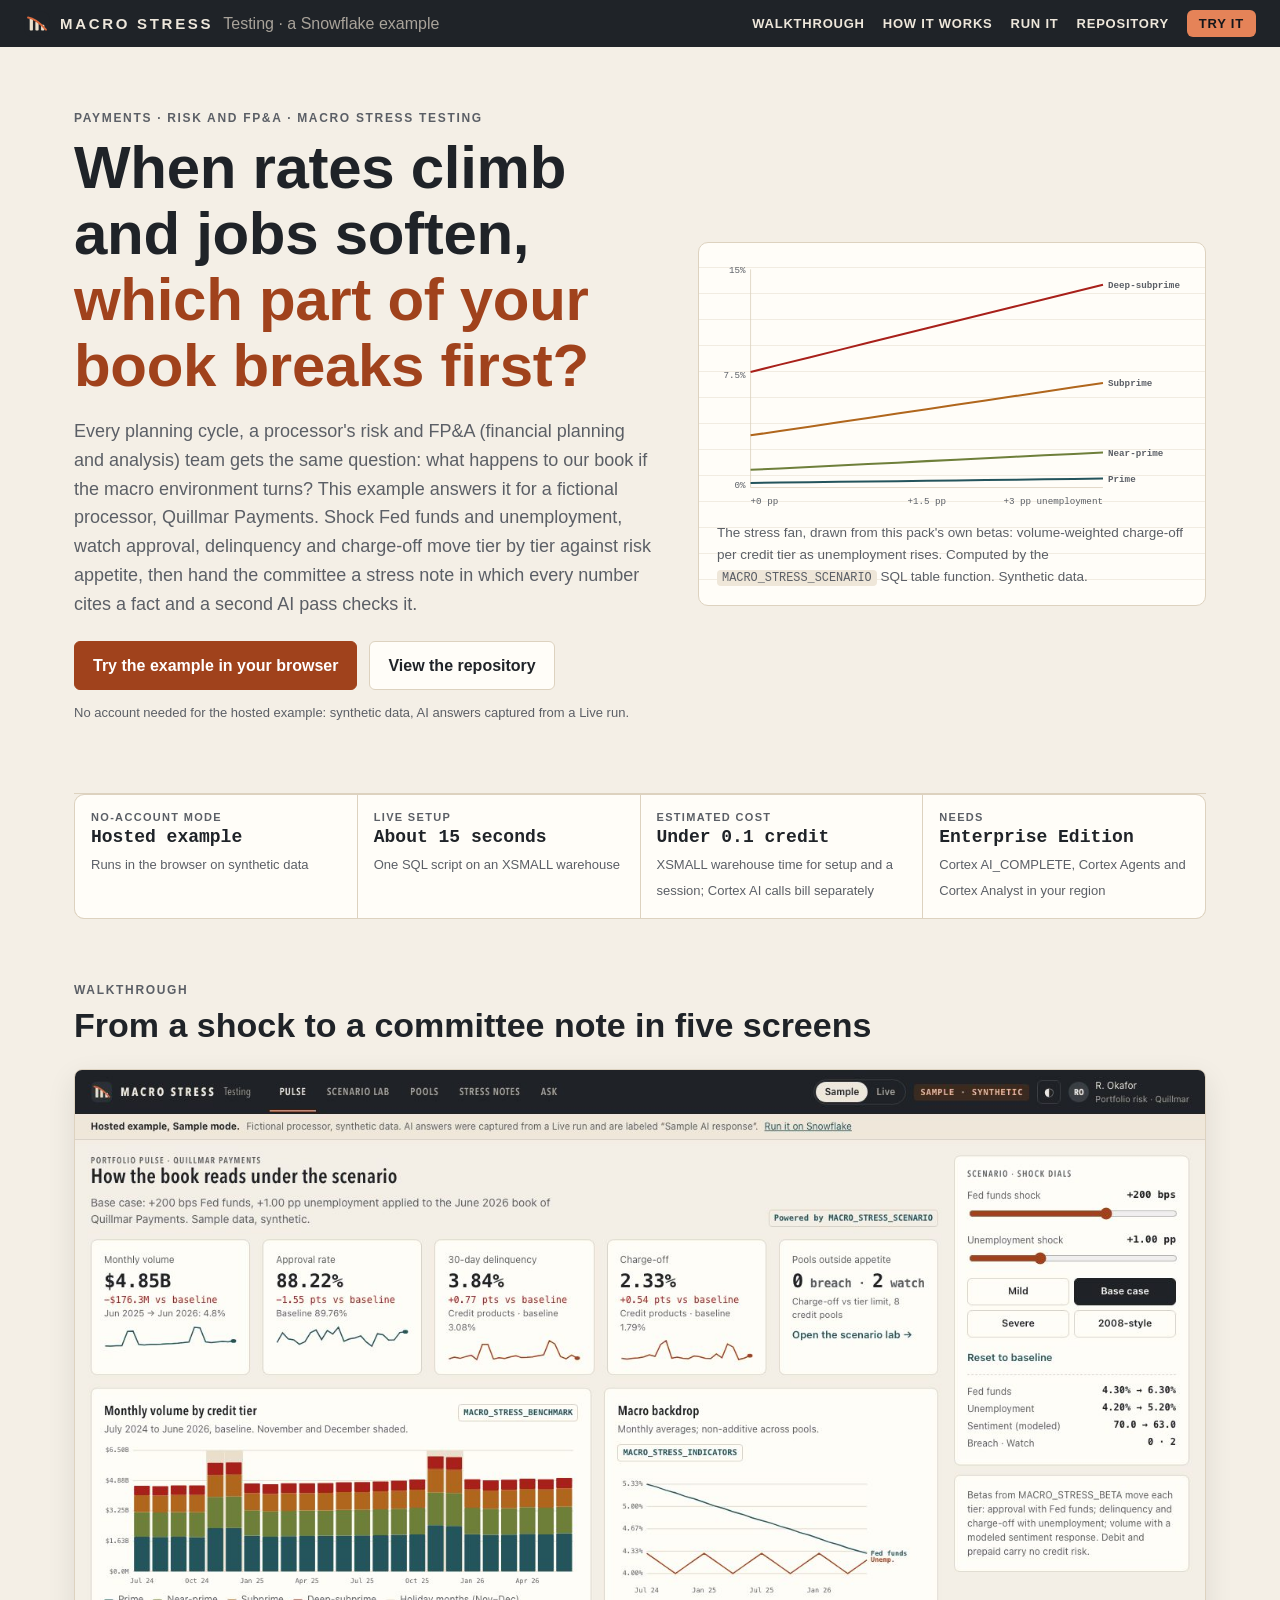
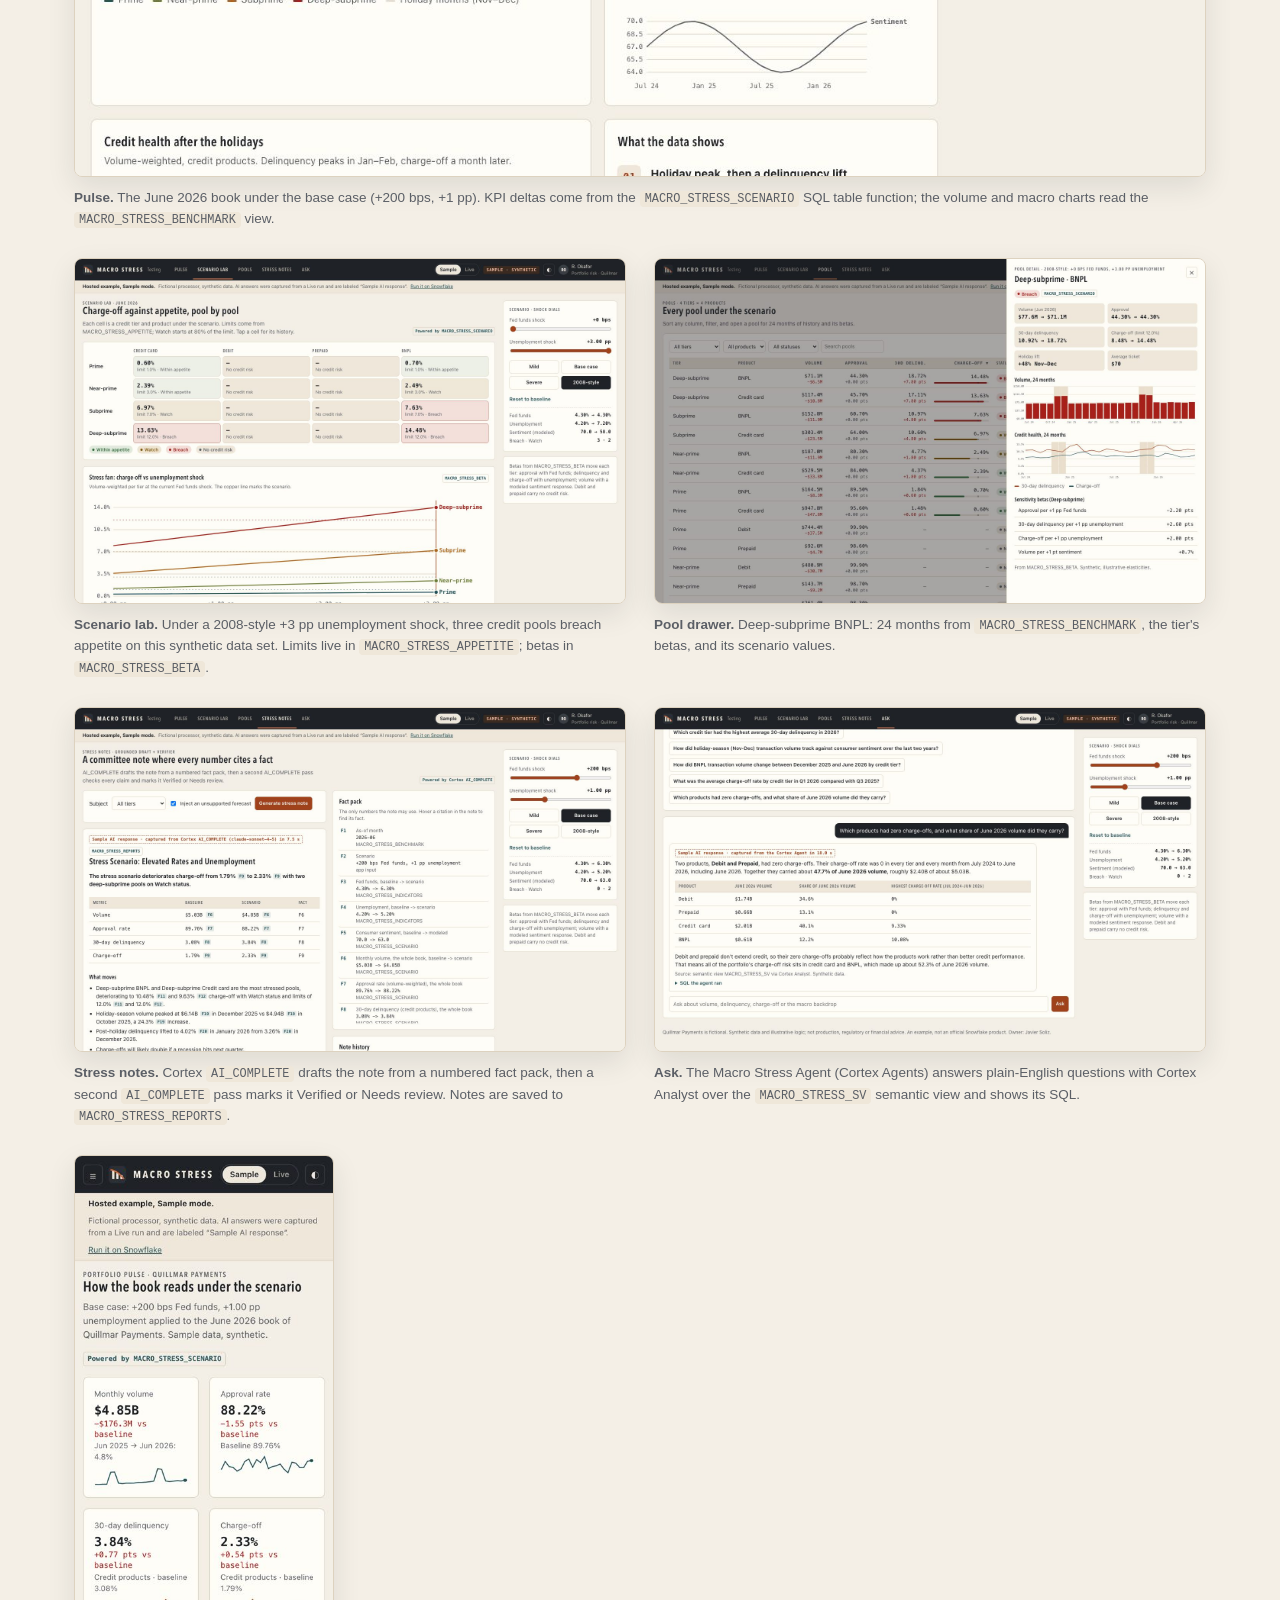
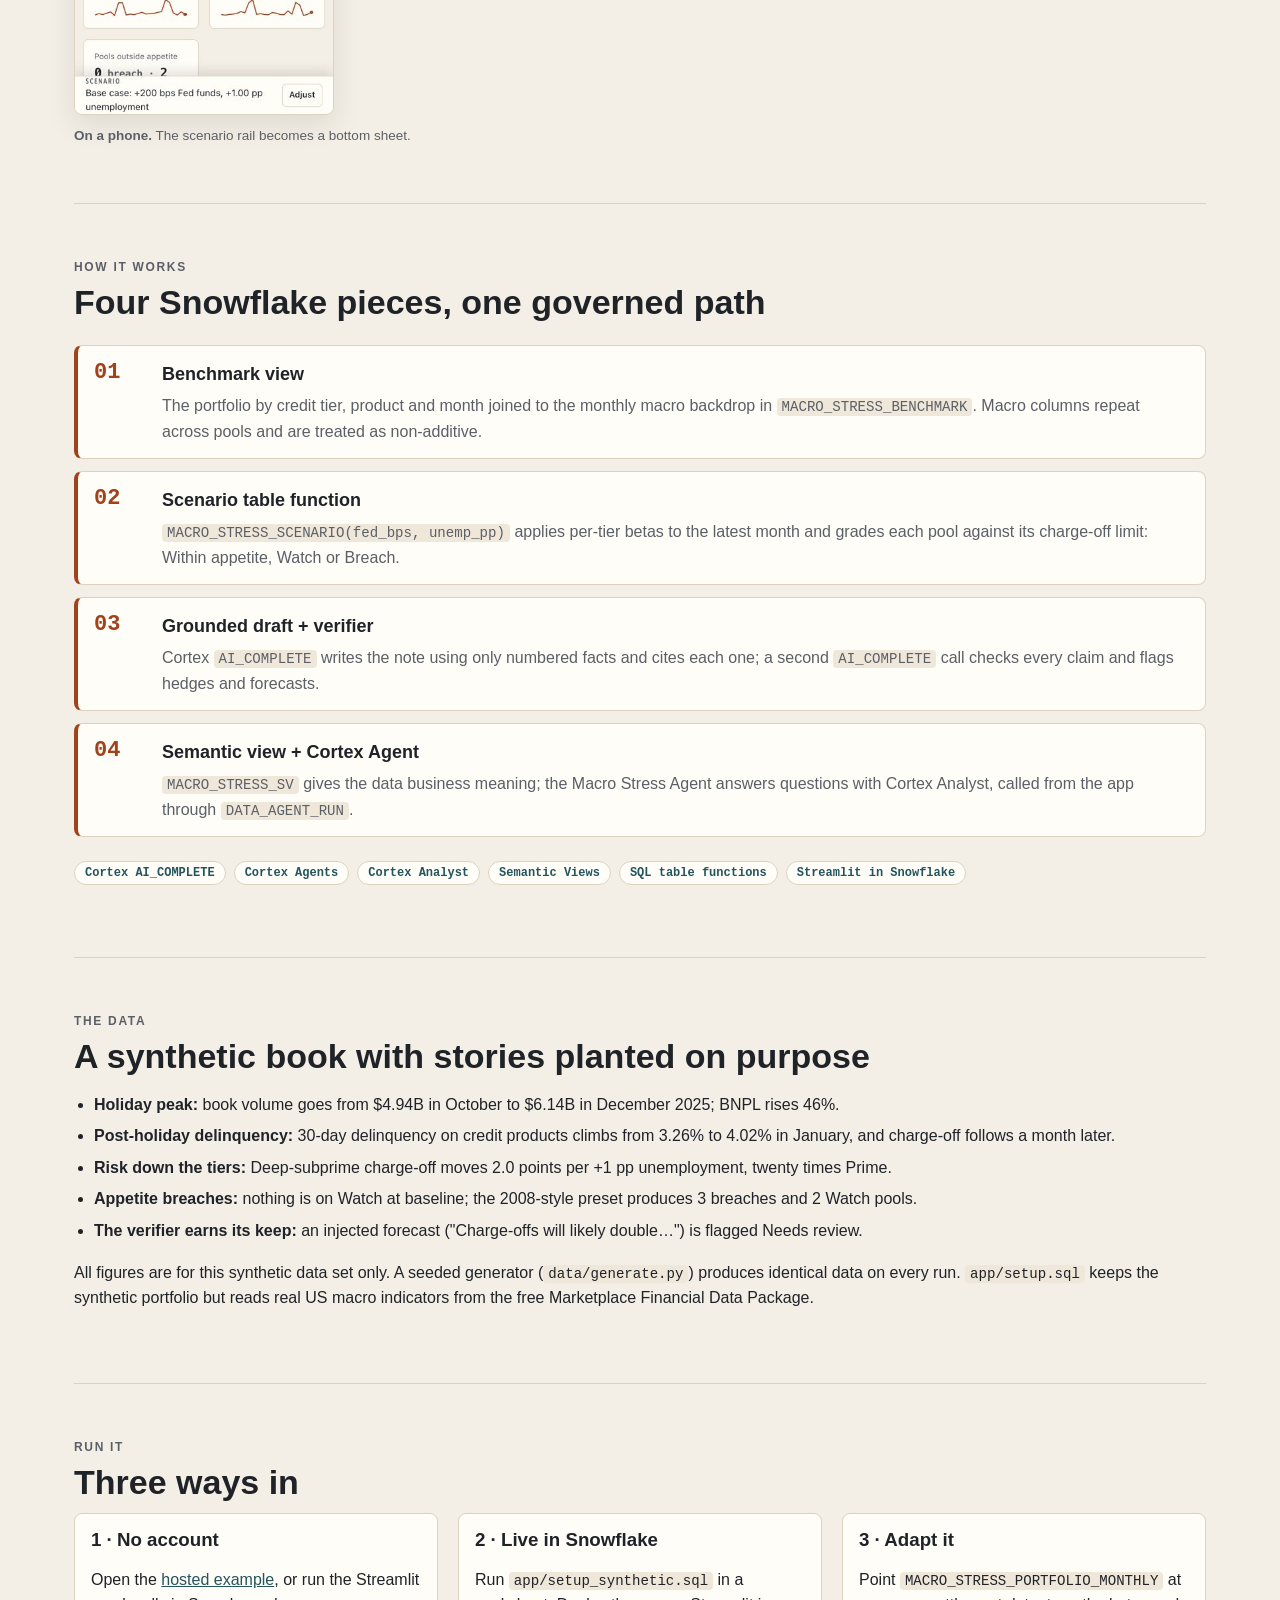
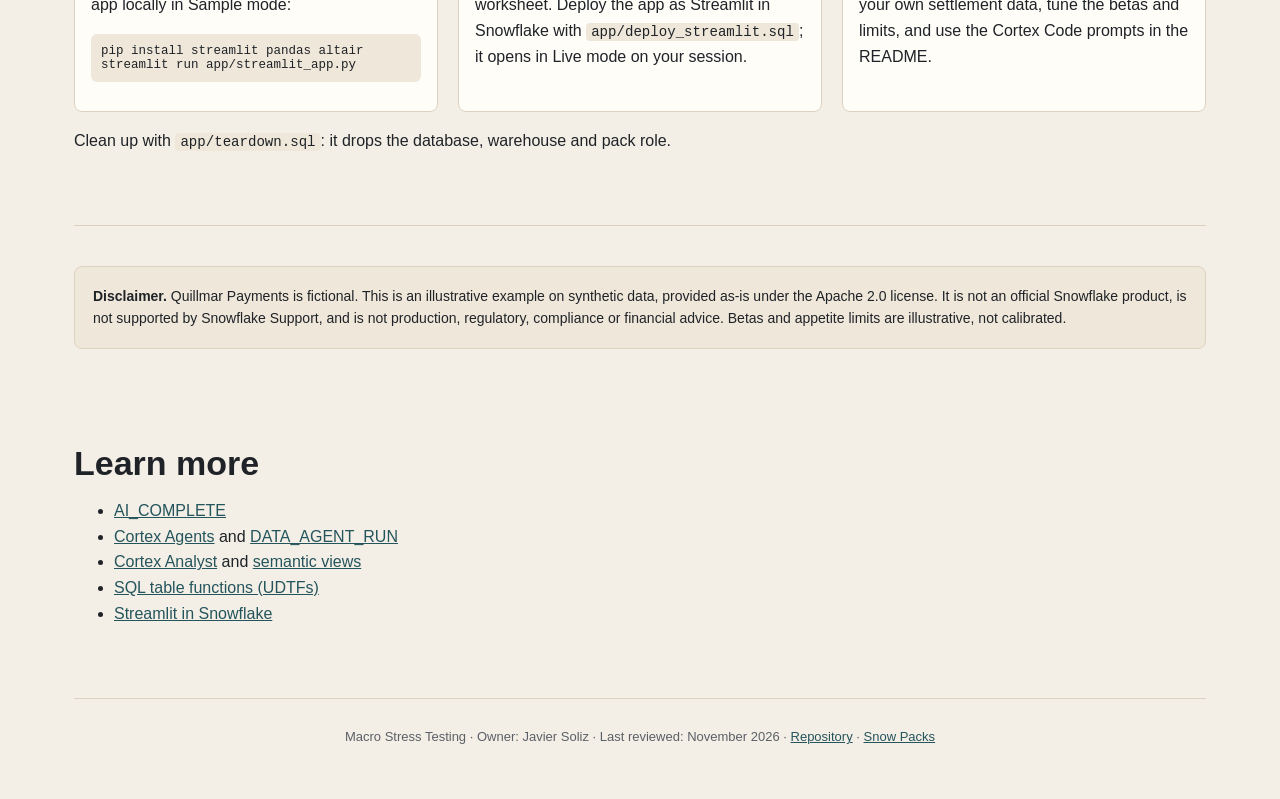
<file: docs/index.html>
<!doctype html>
<html lang="en">
<head>
<meta charset="utf-8">
<meta name="viewport" content="width=device-width, initial-scale=1">
<title>Macro Stress Testing · Snowflake example</title>
<meta name="description" content="See how a payments book moves when Fed funds and unemployment turn: per-tier stress scenarios, appetite breaches, and AI stress notes that cite every number. Synthetic data, runs on Snowflake.">
<link rel="icon" href="data:image/svg+xml,%3Csvg xmlns='http://www.w3.org/2000/svg' viewBox='0 0 32 32'%3E%3Crect x='1' y='1' width='30' height='30' rx='7' fill='%231F2328'/%3E%3Cpath d='M5 8 C 13 9, 19 14, 27 23' stroke='%23D9693D' stroke-width='2.4' fill='none'/%3E%3C/svg%3E">
<link rel="stylesheet" href="site.css">
</head>
<body>
<header class="top">
  <a class="brand" href="./"><svg viewBox="0 0 32 32" width="26" height="26" aria-hidden="true"><rect x="1" y="1" width="30" height="30" rx="7" fill="#1F2328"/><rect x="7" y="9" width="4" height="15" rx="1" fill="#E9DFCC"/><rect x="14" y="13" width="4" height="11" rx="1" fill="#E9DFCC"/><rect x="21" y="17" width="4" height="7" rx="1" fill="#E9DFCC"/><path d="M5 8 C 13 9, 19 14, 27 23" stroke="#D9693D" stroke-width="2.4" fill="none" stroke-linecap="round"/></svg><b>MACRO STRESS</b><span>Testing · a Snowflake example</span></a>
  <nav><a href="#walkthrough">Walkthrough</a><a href="#how">How it works</a><a href="#run">Run it</a><a href="https://github.com/sfc-gh-jsoliz/sfguide-macro-stress-testing">Repository</a><a class="cta" href="try/">Try it</a></nav>
</header>

<main>
<section class="hero">
  <div class="hero-copy">
    <p class="eyebrow">Payments · Risk and FP&amp;A · Macro stress testing</p>
    <h1>When rates climb and jobs soften, <em>which part of your book breaks first?</em></h1>
    <p class="lede">Every planning cycle, a processor's risk and FP&amp;A (financial planning and analysis) team gets the same question: what happens to our book if the macro environment turns? This example answers it for a fictional processor, Quillmar Payments. Shock Fed funds and unemployment, watch approval, delinquency and charge-off move tier by tier against risk appetite, then hand the committee a stress note in which every number cites a fact and a second AI pass checks it.</p>
    <div class="actions"><a class="btn primary" href="try/">Try the example in your browser</a><a class="btn" href="https://github.com/sfc-gh-jsoliz/sfguide-macro-stress-testing">View the repository</a></div>
    <p class="fine">No account needed for the hosted example: synthetic data, AI answers captured from a Live run.</p>
  </div>
  <figure class="fan" aria-labelledby="fan-cap">
    <svg viewBox="0 0 560 300" role="img" aria-label="Line chart: charge-off rate by credit tier rising as the unemployment shock goes from 0 to 3 points. Deep-subprime climbs steepest, Prime barely moves.">
      <g class="axis"><line x1="40" y1="270" x2="460" y2="270"/><line x1="40" y1="10" x2="40" y2="270"/>
      <text x="40" y="290">+0 pp</text><text x="250" y="290" text-anchor="middle">+1.5 pp</text><text x="460" y="290" text-anchor="end">+3 pp unemployment</text>
      <text x="34" y="270" text-anchor="end">0%</text><text x="34" y="140" text-anchor="end">7.5%</text><text x="34" y="14" text-anchor="end">15%</text></g>
      <polyline points="40.0,264.5 75.0,264.1 110.0,263.7 145.0,263.2 180.0,262.8 215.0,262.4 250.0,261.9 285.0,261.5 320.0,261.1 355.0,260.6 390.0,260.2 425.0,259.8 460.0,259.3" fill="none" stroke="#24545C" stroke-width="2.4"/><text x="466.0" y="263.3" fill="#24545C">Prime</text>
<polyline points="40.0,248.9 75.0,247.2 110.0,245.5 145.0,243.7 180.0,242.0 215.0,240.3 250.0,238.5 285.0,236.8 320.0,235.1 355.0,233.3 390.0,231.6 425.0,229.9 460.0,228.1" fill="none" stroke="#6E7F3A" stroke-width="2.4"/><text x="466.0" y="232.1" fill="#6E7F3A">Near-prime</text>
<polyline points="40.0,207.8 75.0,202.6 110.0,197.4 145.0,192.2 180.0,187.0 215.0,181.8 250.0,176.6 285.0,171.4 320.0,166.2 355.0,161.0 390.0,155.8 425.0,150.6 460.0,145.4" fill="none" stroke="#B0661C" stroke-width="2.4"/><text x="466.0" y="149.4" fill="#B0661C">Subprime</text>
<polyline points="40.0,132.2 75.0,123.5 110.0,114.9 145.0,106.2 180.0,97.5 215.0,88.9 250.0,80.2 285.0,71.5 320.0,62.9 355.0,54.2 390.0,45.5 425.0,36.9 460.0,28.2" fill="none" stroke="#A8201A" stroke-width="2.4"/><text x="466.0" y="32.2" fill="#A8201A">Deep-subprime</text>
    </svg>
    <figcaption id="fan-cap">The stress fan, drawn from this pack's own betas: volume-weighted charge-off per credit tier as unemployment rises. Computed by the <code>MACRO_STRESS_SCENARIO</code> SQL table function. Synthetic data.</figcaption>
  </figure>
</section>

<section class="facts" aria-label="At a glance">
  <div><small>No-account mode</small><b>Hosted example</b><span>Runs in the browser on synthetic data</span></div>
  <div><small>Live setup</small><b>About 15 seconds</b><span>One SQL script on an XSMALL warehouse</span></div>
  <div><small>Estimated cost</small><b>Under 0.1 credit</b><span>XSMALL warehouse time for setup and a session; Cortex AI calls bill separately</span></div>
  <div><small>Needs</small><b>Enterprise Edition</b><span>Cortex AI_COMPLETE, Cortex Agents and Cortex Analyst in your region</span></div>
</section>

<section id="walkthrough">
  <p class="eyebrow">Walkthrough</p>
  <h2>From a shock to a committee note in five screens</h2>
  <div class="shots">
    <figure class="wide"><img src="images/pulse.jpg" alt="Pulse screen: KPI tiles for volume, approval, delinquency and charge-off under the base-case scenario, a stacked volume chart by credit tier with holiday months shaded, and macro backdrop charts" loading="lazy" width="1440" height="900"><figcaption><b>Pulse.</b> The June 2026 book under the base case (+200 bps, +1 pp). KPI deltas come from the <code>MACRO_STRESS_SCENARIO</code> SQL table function; the volume and macro charts read the <code>MACRO_STRESS_BENCHMARK</code> view.</figcaption></figure>
    <figure><img src="images/scenario-lab.jpg" alt="Scenario lab under the 2008-style preset: a tier by product grid of charge-off rates with three pools in Breach and two on Watch, and a stress fan chart per tier" loading="lazy" width="1440" height="900"><figcaption><b>Scenario lab.</b> Under a 2008-style +3 pp unemployment shock, three credit pools breach appetite on this synthetic data set. Limits live in <code>MACRO_STRESS_APPETITE</code>; betas in <code>MACRO_STRESS_BETA</code>.</figcaption></figure>
    <figure><img src="images/pool-drawer.jpg" alt="Pool detail drawer for Deep-subprime BNPL: baseline and scenario values, 24 months of volume with holiday peaks, delinquency and charge-off history, and the tier's sensitivity betas" loading="lazy" width="1440" height="900"><figcaption><b>Pool drawer.</b> Deep-subprime BNPL: 24 months from <code>MACRO_STRESS_BENCHMARK</code>, the tier's betas, and its scenario values.</figcaption></figure>
    <figure><img src="images/stress-note.jpg" alt="Stress notes screen with Inject an unsupported forecast ticked: a committee note with a metrics table and numbered fact citations, labeled as a sample AI response, ending in the injected uncited forecast line, next to the fact pack it cites" loading="lazy" width="1440" height="900"><figcaption><b>Stress notes.</b> Cortex <code>AI_COMPLETE</code> drafts the note from a numbered fact pack, then a second <code>AI_COMPLETE</code> pass marks it Verified or Needs review. Notes are saved to <code>MACRO_STRESS_REPORTS</code>.</figcaption></figure>
    <figure><img src="images/ask-agent.jpg" alt="Ask screen: a question about products with zero charge-offs answered by the Cortex Agent with a table of June 2026 volume shares, labeled as a sample AI response" loading="lazy" width="1440" height="900"><figcaption><b>Ask.</b> The Macro Stress Agent (Cortex Agents) answers plain-English questions with Cortex Analyst over the <code>MACRO_STRESS_SV</code> semantic view and shows its SQL.</figcaption></figure>
    <figure class="phone"><img src="images/phone.jpg" alt="The Pulse screen at phone width: stacked KPI tiles and a scenario bar pinned to the bottom of the screen" loading="lazy" width="390" height="844"><figcaption><b>On a phone.</b> The scenario rail becomes a bottom sheet.</figcaption></figure>
  </div>
</section>

<section id="how" class="how">
  <p class="eyebrow">How it works</p>
  <h2>Four Snowflake pieces, one governed path</h2>
  <ol class="ladder">
    <li><b>Benchmark view</b><span>The portfolio by credit tier, product and month joined to the monthly macro backdrop in <code>MACRO_STRESS_BENCHMARK</code>. Macro columns repeat across pools and are treated as non-additive.</span></li>
    <li><b>Scenario table function</b><span><code>MACRO_STRESS_SCENARIO(fed_bps, unemp_pp)</code> applies per-tier betas to the latest month and grades each pool against its charge-off limit: Within appetite, Watch or Breach.</span></li>
    <li><b>Grounded draft + verifier</b><span>Cortex <code>AI_COMPLETE</code> writes the note using only numbered facts and cites each one; a second <code>AI_COMPLETE</code> call checks every claim and flags hedges and forecasts.</span></li>
    <li><b>Semantic view + Cortex Agent</b><span><code>MACRO_STRESS_SV</code> gives the data business meaning; the Macro Stress Agent answers questions with Cortex Analyst, called from the app through <code>DATA_AGENT_RUN</code>.</span></li>
  </ol>
  <p class="chips"><span>Cortex AI_COMPLETE</span><span>Cortex Agents</span><span>Cortex Analyst</span><span>Semantic Views</span><span>SQL table functions</span><span>Streamlit in Snowflake</span></p>
</section>

<section class="data">
  <p class="eyebrow">The data</p>
  <h2>A synthetic book with stories planted on purpose</h2>
  <ul>
    <li><b>Holiday peak:</b> book volume goes from $4.94B in October to $6.14B in December 2025; BNPL rises 46%.</li>
    <li><b>Post-holiday delinquency:</b> 30-day delinquency on credit products climbs from 3.26% to 4.02% in January, and charge-off follows a month later.</li>
    <li><b>Risk down the tiers:</b> Deep-subprime charge-off moves 2.0 points per +1 pp unemployment, twenty times Prime.</li>
    <li><b>Appetite breaches:</b> nothing is on Watch at baseline; the 2008-style preset produces 3 breaches and 2 Watch pools.</li>
    <li><b>The verifier earns its keep:</b> an injected forecast ("Charge-offs will likely double…") is flagged Needs review.</li>
  </ul>
  <p>All figures are for this synthetic data set only. A seeded generator (<code>data/generate.py</code>) produces identical data on every run. <code>app/setup.sql</code> keeps the synthetic portfolio but reads real US macro indicators from the free Marketplace Financial Data Package.</p>
</section>

<section id="run" class="run">
  <p class="eyebrow">Run it</p>
  <h2>Three ways in</h2>
  <div class="cols">
    <div><h3>1 · No account</h3><p>Open the <a href="try/">hosted example</a>, or run the Streamlit app locally in Sample mode:</p><pre>pip install streamlit pandas altair
streamlit run app/streamlit_app.py</pre></div>
    <div><h3>2 · Live in Snowflake</h3><p>Run <code>app/setup_synthetic.sql</code> in a worksheet. Deploy the app as Streamlit in Snowflake with <code>app/deploy_streamlit.sql</code>; it opens in Live mode on your session.</p></div>
    <div><h3>3 · Adapt it</h3><p>Point <code>MACRO_STRESS_PORTFOLIO_MONTHLY</code> at your own settlement data, tune the betas and limits, and use the Cortex Code prompts in the README.</p></div>
  </div>
  <p>Clean up with <code>app/teardown.sql</code>: it drops the database, warehouse and pack role.</p>
</section>

<section class="disclaimer" role="note">
  <b>Disclaimer.</b> Quillmar Payments is fictional. This is an illustrative example on synthetic data, provided as-is under the Apache 2.0 license. It is not an official Snowflake product, is not supported by Snowflake Support, and is not production, regulatory, compliance or financial advice. Betas and appetite limits are illustrative, not calibrated.
</section>

<section class="links">
  <h2>Learn more</h2>
  <ul>
    <li><a href="https://docs.snowflake.com/en/sql-reference/functions/ai_complete">AI_COMPLETE</a></li>
    <li><a href="https://docs.snowflake.com/en/user-guide/snowflake-cortex/cortex-agents">Cortex Agents</a> and <a href="https://docs.snowflake.com/en/sql-reference/functions/data_agent_run-snowflake-cortex">DATA_AGENT_RUN</a></li>
    <li><a href="https://docs.snowflake.com/en/user-guide/snowflake-cortex/cortex-analyst">Cortex Analyst</a> and <a href="https://docs.snowflake.com/en/user-guide/views-semantic/overview">semantic views</a></li>
    <li><a href="https://docs.snowflake.com/en/developer-guide/udf/sql/udf-sql-tabular-functions">SQL table functions (UDTFs)</a></li>
    <li><a href="https://docs.snowflake.com/en/developer-guide/streamlit/about-streamlit">Streamlit in Snowflake</a></li>
  </ul>
</section>
</main>
<footer>Macro Stress Testing · Owner: Javier Soliz · Last reviewed: November 2026 · <a href="https://github.com/sfc-gh-jsoliz/sfguide-macro-stress-testing">Repository</a> · <a href="https://sfc-gh-ooral.github.io/snow-packs/">Snow Packs</a></footer>
</body>
</html>
</file>
<file: docs/site.css>
/* Macro Stress Testing landing page: tokens from docs/DESIGN.md */
:root { --bg:#F4EFE6; --surface:#FFFDF8; --surface-2:#EFE7D9; --ink:#1F2328; --muted:#5B5F66; --line:#DDD2BF; --oxide:#A0421C; --steel:#24545C; --band:#E9DFCC;
  --head:"Avenir Next Condensed","Roboto Condensed","Arial Narrow","Helvetica Neue",sans-serif; --body:-apple-system,BlinkMacSystemFont,"Segoe UI",Roboto,Arial,sans-serif; --mono:ui-monospace,"SF Mono",Menlo,Consolas,monospace; color-scheme: light dark; }
@media (prefers-color-scheme: dark) { :root { --bg:#14161A; --surface:#1D2025; --surface-2:#262A30; --ink:#EEE7DB; --muted:#A9A39A; --line:#353A41; --oxide:#E58358; --steel:#7FB8C0; --band:#2A2721; } }
* { box-sizing:border-box; }
html { overflow-x:clip; }
body { margin:0; background:var(--bg); color:var(--ink); font:16px/1.6 var(--body); }
a { color:var(--steel); }
code { font:0.88em var(--mono); background:var(--surface-2); padding:1px 5px; border-radius:4px; overflow-wrap:anywhere; }
h1,h2,h3 { font-family:var(--head); font-weight:600; line-height:1.1; margin:0 0 12px; }
h1 { font-size:clamp(34px,5.2vw,60px); letter-spacing:-.005em; }
h1 em { font-style:normal; color:var(--oxide); }
h2 { font-size:clamp(24px,3vw,34px); }
.eyebrow { font:600 12px var(--head); letter-spacing:.14em; text-transform:uppercase; color:var(--muted); margin:0 0 10px; }
.top { position:sticky; top:0; z-index:5; background:#1F2328; color:#EEE7DB; display:flex; align-items:center; justify-content:space-between; gap:16px; padding:10px 24px; flex-wrap:wrap; }
.brand { display:flex; align-items:center; gap:10px; color:inherit; text-decoration:none; }
.brand b { font:700 15px var(--head); letter-spacing:.18em; } .brand span { color:#A9A39A; font-family:var(--head); }
.top nav { display:flex; gap:18px; align-items:center; flex-wrap:wrap; }
.top nav a { color:#EEE7DB; text-decoration:none; font:600 13px var(--head); letter-spacing:.06em; text-transform:uppercase; }
.top nav a.cta { background:#E58358; color:#14161A; padding:6px 12px; border-radius:6px; }
main { max-width:1180px; margin:0 auto; padding:0 24px; }
section { padding:56px 0; border-bottom:1px solid var(--line); min-width:0; }
.hero { display:grid; grid-template-columns:minmax(0,1.15fr) minmax(0,1fr); gap:40px; align-items:center; padding-top:64px; }
.hero-copy, .fan { min-width:0; }
.lede { font-size:18px; color:var(--muted); max-width:62ch; }
.actions { display:flex; gap:12px; flex-wrap:wrap; margin:22px 0 10px; }
.btn { display:inline-block; padding:11px 18px; border-radius:6px; border:1px solid var(--line); background:var(--surface); color:var(--ink); text-decoration:none; font-weight:600; }
.btn.primary { background:var(--oxide); border-color:var(--oxide); color:#fff; }
@media (prefers-color-scheme: dark) { .btn.primary { color:#14161A; } }
.fine { font-size:13px; color:var(--muted); }
.fan { margin:0; background:var(--surface); border:1px solid var(--line); border-radius:10px; padding:18px; background-image:repeating-linear-gradient(0deg, transparent 0 25px, color-mix(in srgb, var(--line) 40%, transparent) 25px 26px); }
.fan svg { width:100%; height:auto; display:block; overflow:visible; }
.fan text { font:11px var(--mono); fill:var(--muted); }
.fan polyline + text { font-weight:700; }
.fan .axis line { stroke:var(--line); }
.fan polyline { stroke-dasharray:900; stroke-dashoffset:900; animation:draw 1.6s ease-out forwards; }
.fan polyline:nth-of-type(2) { animation-delay:.15s } .fan polyline:nth-of-type(3) { animation-delay:.3s } .fan polyline:nth-of-type(4) { animation-delay:.45s }
@keyframes draw { to { stroke-dashoffset:0; } }
@media (prefers-reduced-motion: reduce) { .fan polyline { animation:none; stroke-dashoffset:0; } }
figcaption { font-size:13.5px; color:var(--muted); margin-top:10px; }
.facts { display:grid; grid-template-columns:repeat(4,minmax(0,1fr)); gap:1px; background:var(--line); border:1px solid var(--line); border-radius:10px; overflow:hidden; padding:0; margin:0 0 8px; }
.facts div { background:var(--surface); padding:16px; min-width:0; }
.facts small { display:block; font:600 11px var(--head); letter-spacing:.12em; text-transform:uppercase; color:var(--muted); }
.facts b { display:block; font:600 18px var(--mono); margin:4px 0; } .facts span { font-size:13px; color:var(--muted); }
.shots { display:grid; grid-template-columns:repeat(2,minmax(0,1fr)); gap:28px; margin-top:24px; }
.shots figure { margin:0; min-width:0; }
.shots figure.wide { grid-column:1 / -1; }
.shots img { width:100%; height:auto; display:block; border-radius:8px; border:1px solid var(--line); box-shadow:0 10px 28px rgba(31,35,40,.10); }
.shots figure.phone img { max-width:260px; }
.ladder { list-style:none; padding:0; margin:24px 0; counter-reset:s; display:grid; gap:12px; }
.ladder li { counter-increment:s; display:grid; grid-template-columns:52px minmax(0,1fr); gap:4px 16px; background:var(--surface); border:1px solid var(--line); border-left:4px solid var(--oxide); border-radius:8px; padding:14px 16px; }
.ladder li::before { content:"0" counter(s); grid-row:span 2; font:700 22px var(--mono); color:var(--oxide); }
.ladder b { font-family:var(--head); font-size:18px; } .ladder span { color:var(--muted); }
.chips { display:flex; flex-wrap:wrap; gap:8px; } .chips span { font:600 12px var(--mono); border:1px solid var(--line); background:var(--surface); border-radius:999px; padding:4px 10px; color:var(--steel); }
.data ul { padding-left:20px; } .data li { margin:6px 0; }
.cols { display:grid; grid-template-columns:repeat(3,minmax(0,1fr)); gap:20px; }
.cols > div { background:var(--surface); border:1px solid var(--line); border-radius:8px; padding:16px; min-width:0; }
pre { background:var(--surface-2); padding:10px; border-radius:6px; overflow-x:auto; font:12.5px var(--mono); white-space:pre-wrap; }
.disclaimer { background:var(--surface-2); border:1px solid var(--line); border-radius:8px; padding:18px; margin:40px 0; font-size:14px; }
footer { text-align:center; color:var(--muted); font-size:13px; padding:28px 24px 48px; }
@media (max-width: 900px) { .hero, .cols { grid-template-columns:minmax(0,1fr); } .facts { grid-template-columns:repeat(2,minmax(0,1fr)); } .shots { grid-template-columns:minmax(0,1fr); } }
@media (max-width: 480px) { main { padding:0 16px; } .top { padding:10px 16px; } .top nav { gap:12px; } .brand span { display:none; } .facts { grid-template-columns:minmax(0,1fr); } section { padding:40px 0; } .lede { font-size:16px; } }
@media (prefers-color-scheme: dark) {
  .fan polyline:nth-of-type(1) { stroke:#7FB8C0; } .fan polyline:nth-of-type(2) { stroke:#B5C77A; } .fan polyline:nth-of-type(3) { stroke:#E2A65C; } .fan polyline:nth-of-type(4) { stroke:#F0857E; }
  .fan text:nth-of-type(n) { fill:var(--muted); }
}
</file>
